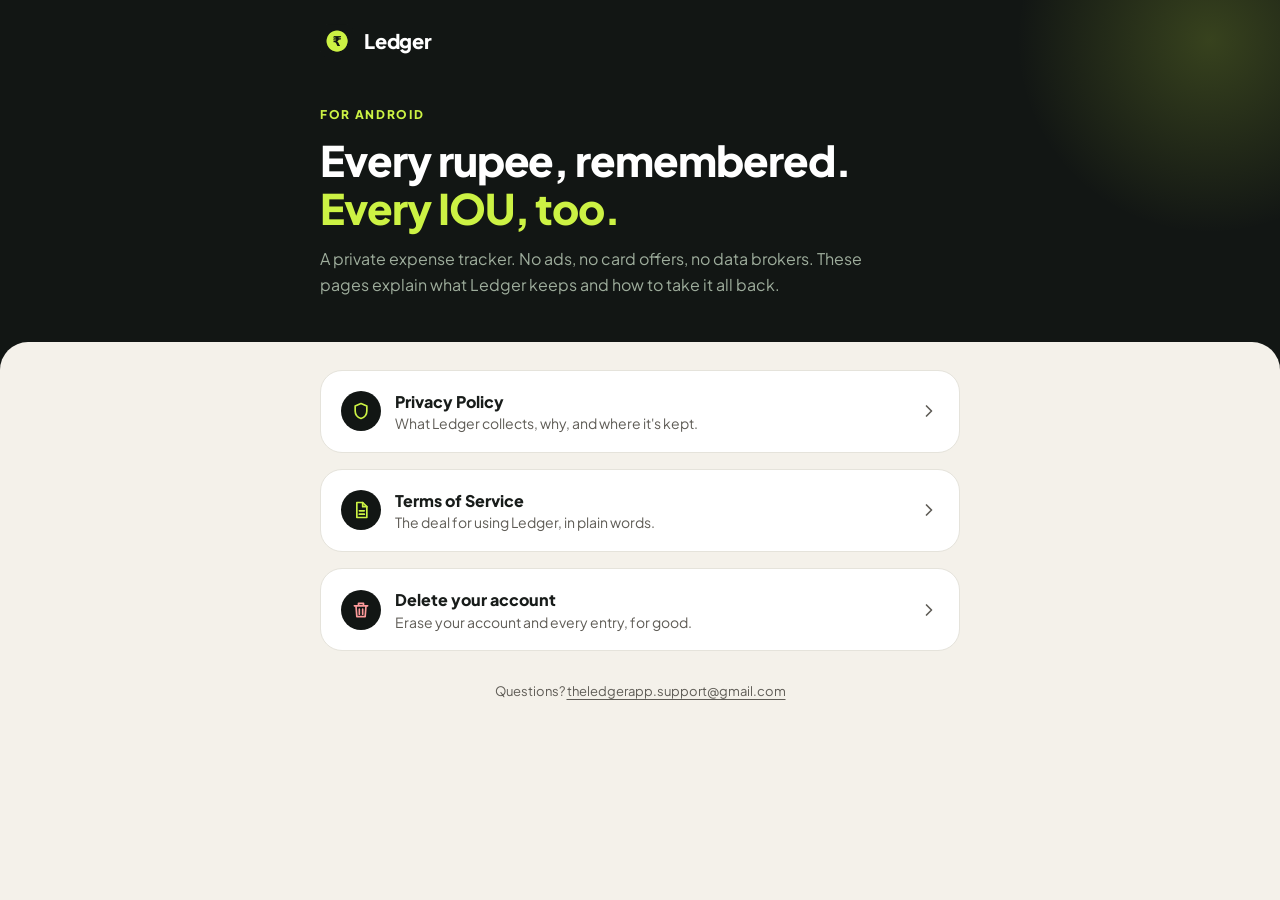
<file: index.html>
<!DOCTYPE html>
<html lang="en">
<head>
<meta charset="utf-8" />
<meta name="viewport" content="width=device-width, initial-scale=1" />
<meta name="color-scheme" content="light" />
<meta name="theme-color" content="#121614" />
<meta name="description" content="Ledger: a private expense tracker for Android. Privacy Policy, Terms, and account deletion." />
<title>Ledger</title>
<link rel="icon" type="image/png" href="./assets/icon.png" />
<link rel="preconnect" href="https://fonts.googleapis.com" />
<link rel="preconnect" href="https://fonts.gstatic.com" crossorigin />
<link href="https://fonts.googleapis.com/css2?family=Plus+Jakarta+Sans:wght@400;500;600;700;800&display=swap" rel="stylesheet" />
<link rel="stylesheet" href="./assets/ledger.css" />
<style>
  .links { list-style: none; padding: 0; margin: 0; display: grid; gap: 10px; }
  .links a {
    display: flex; align-items: center; gap: 14px; padding: 18px 20px; min-height: 72px;
    background: var(--surface); border: 1px solid var(--hairline); border-radius: var(--radius-card);
    color: var(--text); text-decoration: none; transition: border-color .15s;
  }
  .links a:hover { border-color: var(--hairline-strong); }
  .links .icon { width: 40px; height: 40px; border-radius: 50%; background: var(--ink); color: var(--lime); display: grid; place-items: center; flex: none; }
  .links .text { flex: 1; }
  .links .title { display: block; font-weight: 800; font-size: 16px; }
  .links .sub { display: block; color: var(--muted); font-size: 14px; line-height: 1.4; }
  .links .arrow { color: var(--muted); flex: none; }
  .links li.danger .icon { color: #FF9B9B; }
</style>
</head>
<body>
  <div class="hero">
    <div class="wrap">
      <span class="brand"><img src="./assets/icon.png" width="34" height="34" alt="" />Ledger</span>
      <p class="eyebrow">For Android</p>
      <h1 class="display">Every rupee, remembered. <span class="accent">Every IOU, too.</span></h1>
      <p class="hero-lead">A private expense tracker. No ads, no card offers, no data brokers. These pages explain what Ledger keeps and how to take it all back.</p>
    </div>
  </div>

  <main class="sheet">
    <div class="wrap">
      <ul class="links">
        <li>
          <a href="./privacy/">
            <span class="icon" aria-hidden="true"><svg width="20" height="20" viewBox="0 0 24 24" fill="none" stroke="currentColor" stroke-width="2" stroke-linecap="round" stroke-linejoin="round"><path d="M12 3l7 3v6c0 4.5-3 7.7-7 9-4-1.3-7-4.5-7-9V6l7-3z"/></svg></span>
            <span class="text"><span class="title">Privacy Policy</span><span class="sub">What Ledger collects, why, and where it's kept.</span></span>
            <svg class="arrow" width="20" height="20" viewBox="0 0 24 24" fill="none" stroke="currentColor" stroke-width="2" stroke-linecap="round" stroke-linejoin="round" aria-hidden="true"><path d="M9 6l6 6-6 6"/></svg>
          </a>
        </li>
        <li>
          <a href="./terms/">
            <span class="icon" aria-hidden="true"><svg width="20" height="20" viewBox="0 0 24 24" fill="none" stroke="currentColor" stroke-width="2" stroke-linecap="round" stroke-linejoin="round"><path d="M7 3h7l5 5v13H7z"/><path d="M14 3v5h5M10 13h6M10 17h6"/></svg></span>
            <span class="text"><span class="title">Terms of Service</span><span class="sub">The deal for using Ledger, in plain words.</span></span>
            <svg class="arrow" width="20" height="20" viewBox="0 0 24 24" fill="none" stroke="currentColor" stroke-width="2" stroke-linecap="round" stroke-linejoin="round" aria-hidden="true"><path d="M9 6l6 6-6 6"/></svg>
          </a>
        </li>
        <li class="danger">
          <a href="./delete-account/">
            <span class="icon" aria-hidden="true"><svg width="20" height="20" viewBox="0 0 24 24" fill="none" stroke="currentColor" stroke-width="2" stroke-linecap="round" stroke-linejoin="round"><path d="M4 7h16M10 11v6M14 11v6M6 7l1 13h10l1-13M9 7V4h6v3"/></svg></span>
            <span class="text"><span class="title">Delete your account</span><span class="sub">Erase your account and every entry, for good.</span></span>
            <svg class="arrow" width="20" height="20" viewBox="0 0 24 24" fill="none" stroke="currentColor" stroke-width="2" stroke-linecap="round" stroke-linejoin="round" aria-hidden="true"><path d="M9 6l6 6-6 6"/></svg>
          </a>
        </li>
      </ul>
      <footer class="foot">Questions? <a href="mailto:theledgerapp.support@gmail.com">theledgerapp.support@gmail.com</a></footer>
    </div>
  </main>
</body>
</html>
</file>
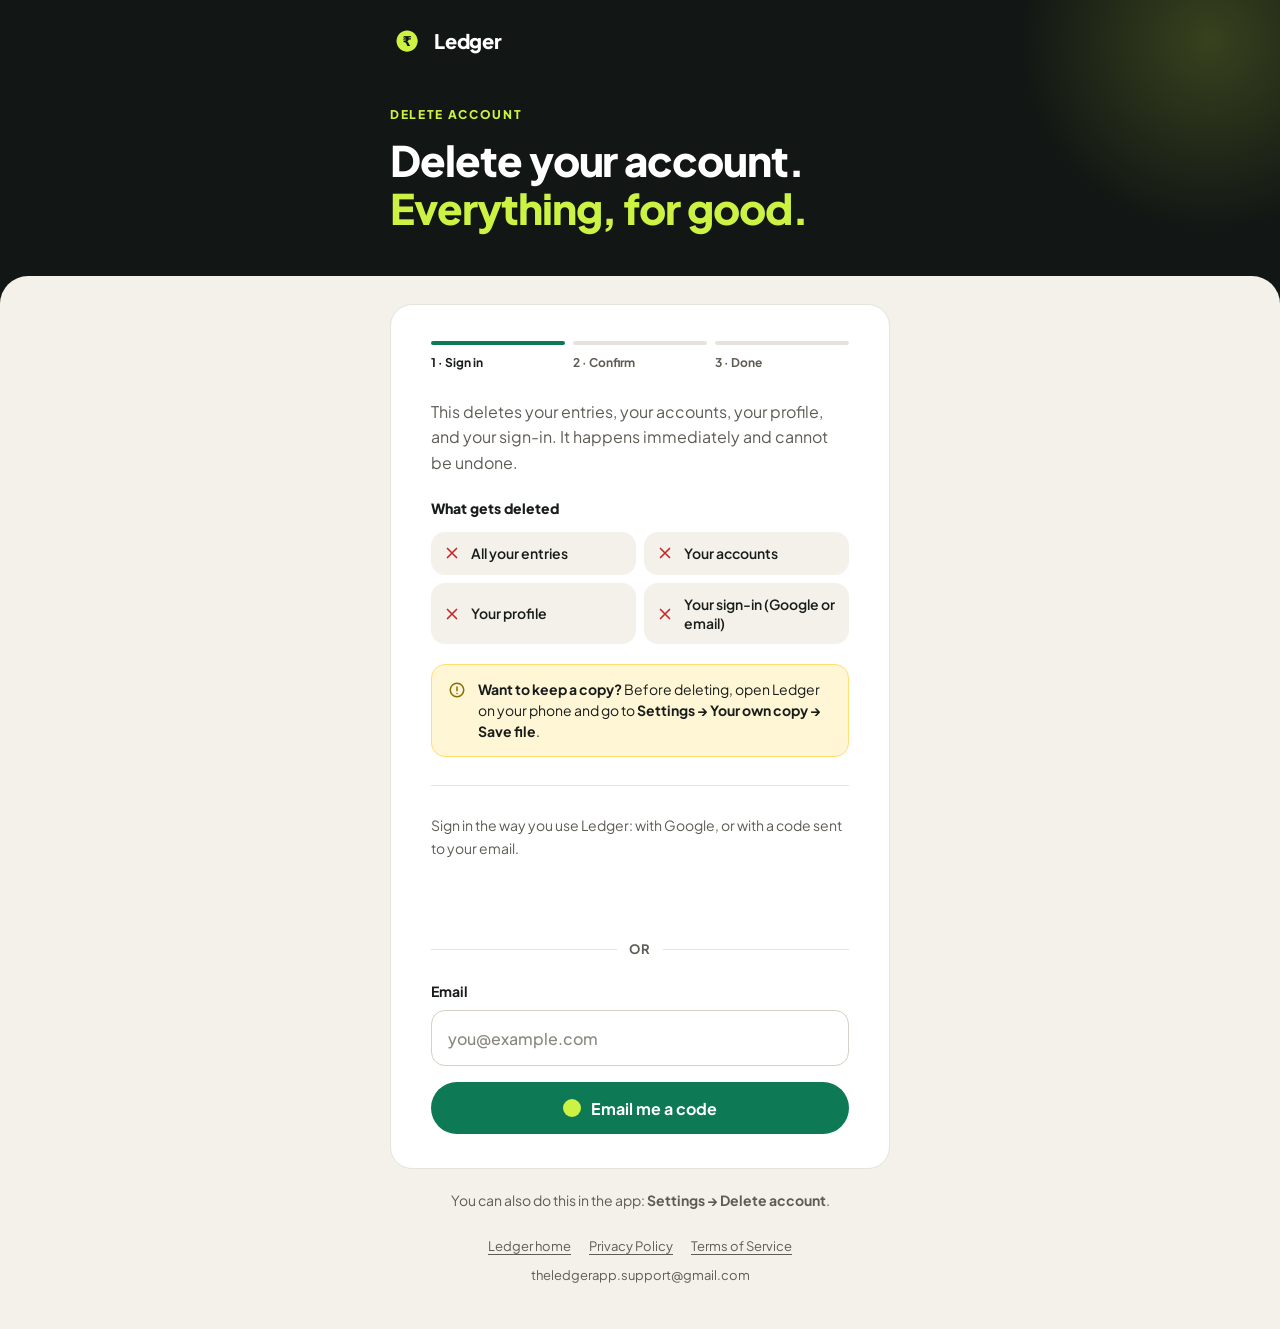
<file: delete-account/index.html>
<!DOCTYPE html>
<html lang="en">
<head>
<meta charset="utf-8" />
<meta name="viewport" content="width=device-width, initial-scale=1" />
<meta name="color-scheme" content="light" />
<meta name="description" content="Permanently delete your Ledger account and everything stored with it." />
<title>Delete your Ledger account</title>
<link rel="icon" type="image/png" href="../assets/icon.png" />
<link rel="preconnect" href="https://fonts.googleapis.com" />
<link rel="preconnect" href="https://fonts.gstatic.com" crossorigin />
<meta name="theme-color" content="#121614" />
<link href="https://fonts.googleapis.com/css2?family=Plus+Jakarta+Sans:wght@400;500;600;700;800&display=swap" rel="stylesheet" />
<link rel="stylesheet" href="../assets/ledger.css" />
<script src="https://accounts.google.com/gsi/client" async defer></script>
<style>
  /* Only what this page adds to ../assets/ledger.css. */
  .card { padding-bottom: 26px; }
  @media (min-width: 560px) { .card { padding-bottom: 34px; } }
  .card h2.step-title { font-size: 24px; line-height: 1.2; margin: 0 0 8px; letter-spacing: -0.02em; }
  .lead { color: var(--muted); margin: 0 0 22px; }

  /* Step indicator */
  .steps { display: flex; gap: 8px; list-style: none; padding: 0; margin: 0 0 26px; }
  .steps li { flex: 1; font-size: 12px; font-weight: 700; color: var(--muted); margin: 0; }
  .steps li::before { content: ""; display: block; height: 4px; border-radius: 4px; background: var(--hairline); margin-bottom: 8px; transition: background .2s; }
  .steps li.active { color: var(--text); }
  .steps li.active::before { background: var(--forest); }
  .steps li.passed::before { background: var(--forest); opacity: .45; }

  /* What gets deleted */
  .section-title { font-size: 14px; font-weight: 800; margin: 0 0 12px; }
  .deleted { list-style: none; padding: 0; margin: 0 0 20px; display: grid; grid-template-columns: 1fr 1fr; gap: 8px; }
  .deleted li { display: flex; align-items: center; gap: 10px; background: var(--canvas); border-radius: var(--radius-input); padding: 12px; font-size: 14px; font-weight: 600; margin: 0; line-height: 1.35; }
  .deleted svg { flex: none; color: var(--coral); }

  .banner { display: flex; gap: 12px; border-radius: var(--radius-input); padding: 14px 16px; font-size: 14px; margin: 0 0 24px; line-height: 1.5; }
  .banner svg { flex: none; margin-top: 2px; }
  .banner.warn { background: var(--amber-soft); border: 1px solid var(--amber); }
  .banner.error { background: var(--coral-soft); color: var(--coral); border: 1px solid #F3C7C3; margin: 16px 0 0; }

  .hint { color: var(--muted); font-size: 14px; margin: 0 0 16px; }
  #g_id_signin { min-height: 44px; display: flex; justify-content: center; }
  .or { display: flex; align-items: center; gap: 12px; color: var(--muted); font-size: 13px; font-weight: 700; margin: 20px 0; text-transform: uppercase; letter-spacing: .08em; }
  .or::before, .or::after { content: ""; flex: 1; height: 1px; background: var(--hairline); }
  .actions { display: flex; flex-direction: column; gap: 8px; margin-top: 16px; }

  /* Confirm step */
  .who { display: flex; align-items: center; justify-content: space-between; gap: 12px; background: var(--mint); color: var(--mint-ink); border-radius: var(--radius-input); padding: 12px 16px; margin: 0 0 20px; font-size: 14px; }
  .who strong { word-break: break-all; }
  .link-btn { background: none; border: 0; padding: 4px 0; font: inherit; font-size: 14px; font-weight: 700; color: var(--forest); cursor: pointer; text-decoration: underline; text-underline-offset: 3px; white-space: nowrap; }
  #confirm-input { letter-spacing: .1em; font-weight: 700; }

  .spinner { width: 18px; height: 18px; border: 2.5px solid rgba(255,255,255,.4); border-top-color: #fff; border-radius: 50%; animation: spin .8s linear infinite; }
  @keyframes spin { to { transform: rotate(360deg); } }

  /* Done step */
  .done { text-align: center; padding: 8px 0; }
  .done-icon { width: 64px; height: 64px; border-radius: 50%; background: var(--ink); display: grid; place-items: center; margin: 0 auto 20px; }
  .done h2 { font-size: 22px; line-height: 1.3; margin: 0 0 8px; }
  .done p { color: var(--muted); margin: 0 0 8px; }

  .alt { font-size: 14px; color: var(--muted); text-align: center; margin: 20px 0 0; }
</style>
</head>
<body>
  <div class="hero">
    <div class="wrap narrow">
      <a class="brand" href="https://dumbopanda.github.io/Ledger-Pages/"><img src="../assets/icon.png" width="34" height="34" alt="" />Ledger</a>
      <p class="eyebrow">Delete account</p>
      <h1 class="display" id="title">Delete your account. <span class="accent">Everything, for good.</span></h1>
    </div>
  </div>

  <main class="sheet">
    <div class="wrap narrow">
    <div class="card">
      <ol class="steps" aria-label="Progress">
        <li id="step-1" class="active" aria-current="step">1 · Sign in</li>
        <li id="step-2">2 · Confirm</li>
        <li id="step-3">3 · Done</li>
      </ol>

      <!-- Step 1 -->
      <section id="sign-in-section" aria-labelledby="title">
        <p class="lead">This deletes your entries, your accounts, your profile, and your sign-in. It happens immediately and cannot be undone.</p>

        <p class="section-title">What gets deleted</p>
        <ul class="deleted">
          <li><svg width="18" height="18" viewBox="0 0 24 24" fill="none" stroke="currentColor" stroke-width="2.2" stroke-linecap="round" aria-hidden="true"><path d="M6 6l12 12M18 6L6 18"/></svg>All your entries</li>
          <li><svg width="18" height="18" viewBox="0 0 24 24" fill="none" stroke="currentColor" stroke-width="2.2" stroke-linecap="round" aria-hidden="true"><path d="M6 6l12 12M18 6L6 18"/></svg>Your accounts</li>
          <li><svg width="18" height="18" viewBox="0 0 24 24" fill="none" stroke="currentColor" stroke-width="2.2" stroke-linecap="round" aria-hidden="true"><path d="M6 6l12 12M18 6L6 18"/></svg>Your profile</li>
          <li><svg width="18" height="18" viewBox="0 0 24 24" fill="none" stroke="currentColor" stroke-width="2.2" stroke-linecap="round" aria-hidden="true"><path d="M6 6l12 12M18 6L6 18"/></svg>Your sign-in (Google or email)</li>
        </ul>

        <div class="banner warn" role="note">
          <svg width="18" height="18" viewBox="0 0 24 24" fill="none" stroke="#8A6D00" stroke-width="2" stroke-linecap="round" stroke-linejoin="round" aria-hidden="true"><circle cx="12" cy="12" r="9"/><path d="M12 8v5M12 16.5v.01"/></svg>
          <span><strong>Want to keep a copy?</strong> Before deleting, open Ledger on your phone and go to <strong>Settings → Your own copy → Save file</strong>.</span>
        </div>

        <hr class="divider" />
        <p class="hint">Sign in the way you use Ledger: with Google, or with a code sent to your email.</p>
        <div id="g_id_signin"></div>
        <p class="or">or</p>
        <div id="email-step">
          <label for="email-input">Email</label>
          <input id="email-input" type="email" autocomplete="email" placeholder="you@example.com" />
          <div class="actions"><button type="button" class="pill primary" id="send-code">Email me a code</button></div>
        </div>
        <div id="code-step" hidden>
          <label for="code-input">6-digit code sent to <strong id="code-email"></strong></label>
          <input id="code-input" type="text" inputmode="numeric" autocomplete="one-time-code" maxlength="6" placeholder="123456" />
          <div class="actions">
            <button type="button" class="pill primary" id="verify-code">Continue</button>
            <button type="button" class="pill ghost" id="change-email">Use a different email</button>
          </div>
        </div>
      </section>

      <!-- Step 2 -->
      <section id="confirm-section" aria-labelledby="confirm-title" hidden>
        <h2 class="step-title" id="confirm-title">Type DELETE to confirm</h2>
        <p class="lead">This is the last step. It cannot be undone.</p>

        <div class="who">
          <span>Signed in as <strong id="signed-in-email"></strong></span>
          <button type="button" class="link-btn" id="switch-account">Not you?</button>
        </div>

        <label for="confirm-input">Type <strong>DELETE</strong> below</label>
        <input id="confirm-input" type="text" autocomplete="off" autocapitalize="characters" spellcheck="false" placeholder="DELETE" />

        <div class="actions">
          <button type="button" class="pill danger" id="delete-button" disabled>Delete forever</button>
          <button type="button" class="pill ghost" id="cancel-button">Cancel</button>
        </div>
      </section>

      <!-- Step 3 -->
      <section id="done-section" class="done" hidden>
        <div class="done-icon" aria-hidden="true">
          <svg width="30" height="30" viewBox="0 0 24 24" fill="none" stroke="#CCF244" stroke-width="2.6" stroke-linecap="round" stroke-linejoin="round"><path d="M5 12.5l4.5 4.5L19 7.5"/></svg>
        </div>
        <h2>Your account has been deleted</h2>
        <p>Everything stored with your account is gone.</p>
        <p>If Ledger is still installed on a phone, uninstall it to remove the copy saved on that phone.</p>
      </section>

      <div id="status" class="banner error" role="alert" hidden></div>
    </div>

    <p class="alt" id="alt-hint">You can also do this in the app: <strong>Settings → Delete account</strong>.</p>
    <footer class="foot">
      <nav><a href="../">Ledger home</a><a href="../privacy/">Privacy Policy</a><a href="../terms/">Terms of Service</a></nav>
      theledgerapp.support@gmail.com
    </footer>
    </div>
  </main>

<script type="module">
  import { createClient } from "https://esm.sh/@supabase/supabase-js@2";

  // Same values the Android app ships with in its BuildConfig -- public by design
  // (row-level security protects the data; the Google client ID only names the app).
  const SUPABASE_URL = "https://objcwocrbflwywckltbe.supabase.co";
  const SUPABASE_ANON_KEY = "sb_publishable_aJLulClSY3s0QyD6E8QEVg_I79ae8bn";
  const GOOGLE_CLIENT_ID = "141141696760-mq9uhebnj33uiddj1puevvdnigcuvg43.apps.googleusercontent.com";

  // Session lives in memory only -- nothing is left behind in this browser.
  const supabase = createClient(SUPABASE_URL, SUPABASE_ANON_KEY, {
    auth: { persistSession: false, autoRefreshToken: false, detectSessionInUrl: false },
  });

  const $ = (id) => document.getElementById(id);
  const sections = { 1: $("sign-in-section"), 2: $("confirm-section"), 3: $("done-section") };
  const confirmInput = $("confirm-input");
  const deleteButton = $("delete-button");
  const statusEl = $("status");

  let accessToken = null;
  let rawNonce = null;

  function goTo(step) {
    for (const [n, el] of Object.entries(sections)) el.hidden = Number(n) !== step;
    for (let n = 1; n <= 3; n++) {
      const li = $("step-" + n);
      li.classList.toggle("active", n === step);
      li.classList.toggle("passed", n < step);
      if (n === step) li.setAttribute("aria-current", "step"); else li.removeAttribute("aria-current");
    }
    $("alt-hint").hidden = step === 3;
    setError("");
  }

  function setError(message) {
    statusEl.textContent = message;
    statusEl.hidden = !message;
  }

  function setDeleting(on) {
    deleteButton.disabled = on || confirmInput.value.trim() !== "DELETE";
    deleteButton.innerHTML = on ? '<span class="spinner" aria-hidden="true"></span>Deleting…' : "Delete forever";
    $("cancel-button").disabled = on;
    $("switch-account").disabled = on;
    confirmInput.disabled = on;
  }

  async function sha256Hex(value) {
    const digest = await crypto.subtle.digest("SHA-256", new TextEncoder().encode(value));
    return Array.from(new Uint8Array(digest)).map((b) => b.toString(16).padStart(2, "0")).join("");
  }

  async function handleCredentialResponse(response) {
    setError("");
    try {
      const { data, error } = await supabase.auth.signInWithIdToken({
        provider: "google",
        token: response.credential,
        nonce: rawNonce,
      });
      if (error) throw error;
      accessToken = data.session.access_token;
      $("signed-in-email").textContent = data.user.email || "your account";
      confirmInput.value = "";
      setDeleting(false);
      goTo(2);
      confirmInput.focus();
    } catch (err) {
      setError("Couldn't sign you in: " + err.message);
    }
  }

  async function initGoogle() {
    rawNonce = crypto.randomUUID();
    google.accounts.id.initialize({
      client_id: GOOGLE_CLIENT_ID,
      nonce: await sha256Hex(rawNonce),
      callback: handleCredentialResponse,
    });
    const container = $("g_id_signin");
    container.innerHTML = "";
    google.accounts.id.renderButton(container, {
      theme: "outline",
      size: "large",
      shape: "pill",
      text: "continue_with",
      width: Math.min(container.offsetWidth || 320, 400),
    });
  }

  async function backToSignIn() {
    accessToken = null;
    await supabase.auth.signOut().catch(() => {});
    google.accounts.id.disableAutoSelect();
    goTo(1);
    await initGoogle();
  }

  confirmInput.addEventListener("input", () => {
    deleteButton.disabled = confirmInput.value.trim() !== "DELETE";
  });
  confirmInput.addEventListener("keydown", (e) => {
    if (e.key === "Enter" && !deleteButton.disabled) deleteButton.click();
  });

  $("switch-account").addEventListener("click", backToSignIn);
  $("cancel-button").addEventListener("click", backToSignIn);

  deleteButton.addEventListener("click", async () => {
    setDeleting(true);
    setError("");
    try {
      const response = await fetch(SUPABASE_URL + "/functions/v1/delete-account", {
        method: "POST",
        headers: { Authorization: "Bearer " + accessToken },
      });
      const body = await response.json().catch(() => ({}));
      if (!response.ok) throw new Error(body.error || "The server refused the request");
      accessToken = null;
      goTo(3);
    } catch (err) {
      setDeleting(false);
      setError("Couldn't delete your account: " + err.message);
    }
  });

  // Email sign-in: the same 6-digit code the app uses (email-otp Edge Function).
  const OTP_URL = SUPABASE_URL + "/functions/v1/email-otp";
  const OTP_ERRORS = {
    invalid_email: "Enter a valid email address.",
    cooldown: "A code was sent a moment ago. Wait a couple of minutes, then try again.",
    too_many: "Too many codes requested. Try again later.",
    email_unavailable: "Couldn't send the email right now. Try again in a moment.",
    expired: "That code has expired. Ask for a new one.",
    locked: "Too many wrong tries. Ask for a new code.",
    no_code: "That code no longer works. Ask for a new one.",
  };
  let codeEmail = "";

  async function otp(body) {
    const res = await fetch(OTP_URL, {
      method: "POST",
      headers: { "Content-Type": "application/json", apikey: SUPABASE_ANON_KEY, Authorization: "Bearer " + SUPABASE_ANON_KEY },
      body: JSON.stringify(body),
    });
    return { ok: res.ok, data: await res.json().catch(() => ({})) };
  }

  function showCodeStep(on) {
    $("email-step").hidden = on;
    $("code-step").hidden = !on;
    if (on) { $("code-email").textContent = codeEmail; $("code-input").value = ""; $("code-input").focus(); }
  }

  $("send-code").addEventListener("click", async () => {
    setError("");
    codeEmail = $("email-input").value.trim().toLowerCase();
    const button = $("send-code");
    button.disabled = true;
    try {
      const { ok, data } = await otp({ action: "send", email: codeEmail });
      if (ok) showCodeStep(true);
      else setError(OTP_ERRORS[data.error] || "Couldn't send a code. Try again.");
    } catch {
      setError("Couldn't reach the server. Check your connection and try again.");
    } finally {
      button.disabled = false;
    }
  });

  $("verify-code").addEventListener("click", async () => {
    setError("");
    const code = $("code-input").value.replace(/\D/g, "");
    if (code.length !== 6) { setError("Enter the 6-digit code from the email."); return; }
    const button = $("verify-code");
    button.disabled = true;
    try {
      const { ok, data } = await otp({ action: "verify", email: codeEmail, code });
      if (!ok) {
        const left = data.attempts_left;
        setError(data.error === "wrong_code" && left != null
          ? `That's not it. ${left} ${left === 1 ? "try" : "tries"} left.`
          : OTP_ERRORS[data.error] || "Couldn't check that code. Try again.");
        return;
      }
      accessToken = data.access_token;
      $("signed-in-email").textContent = data.user?.email || codeEmail;
      confirmInput.value = "";
      setDeleting(false);
      goTo(2);
      confirmInput.focus();
    } catch {
      setError("Couldn't reach the server. Check your connection and try again.");
    } finally {
      button.disabled = false;
    }
  });

  $("code-input").addEventListener("keydown", (e) => { if (e.key === "Enter") $("verify-code").click(); });
  $("email-input").addEventListener("keydown", (e) => { if (e.key === "Enter") $("send-code").click(); });
  $("change-email").addEventListener("click", () => { setError(""); showCodeStep(false); });
  $("switch-account").addEventListener("click", () => showCodeStep(false));
  $("cancel-button").addEventListener("click", () => showCodeStep(false));

  window.addEventListener("load", initGoogle);
</script>
</body>
</html>
</file>
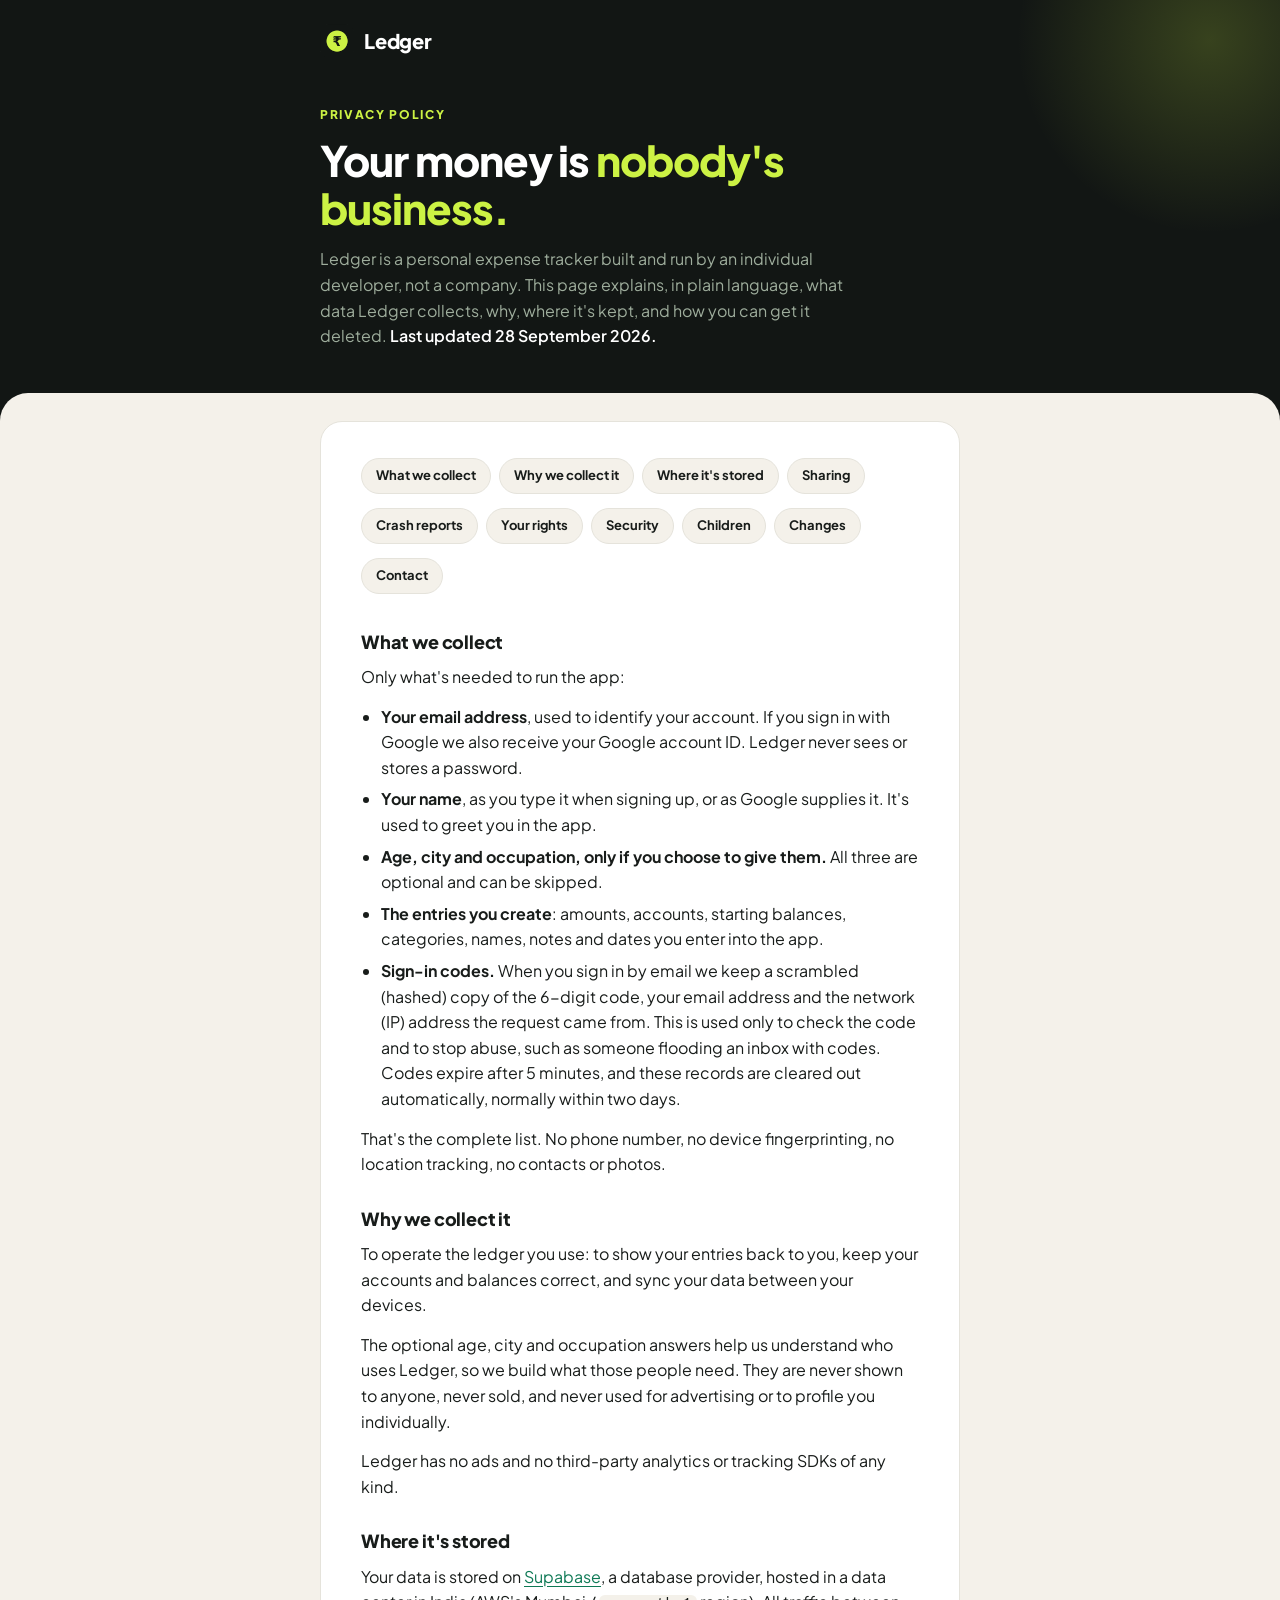
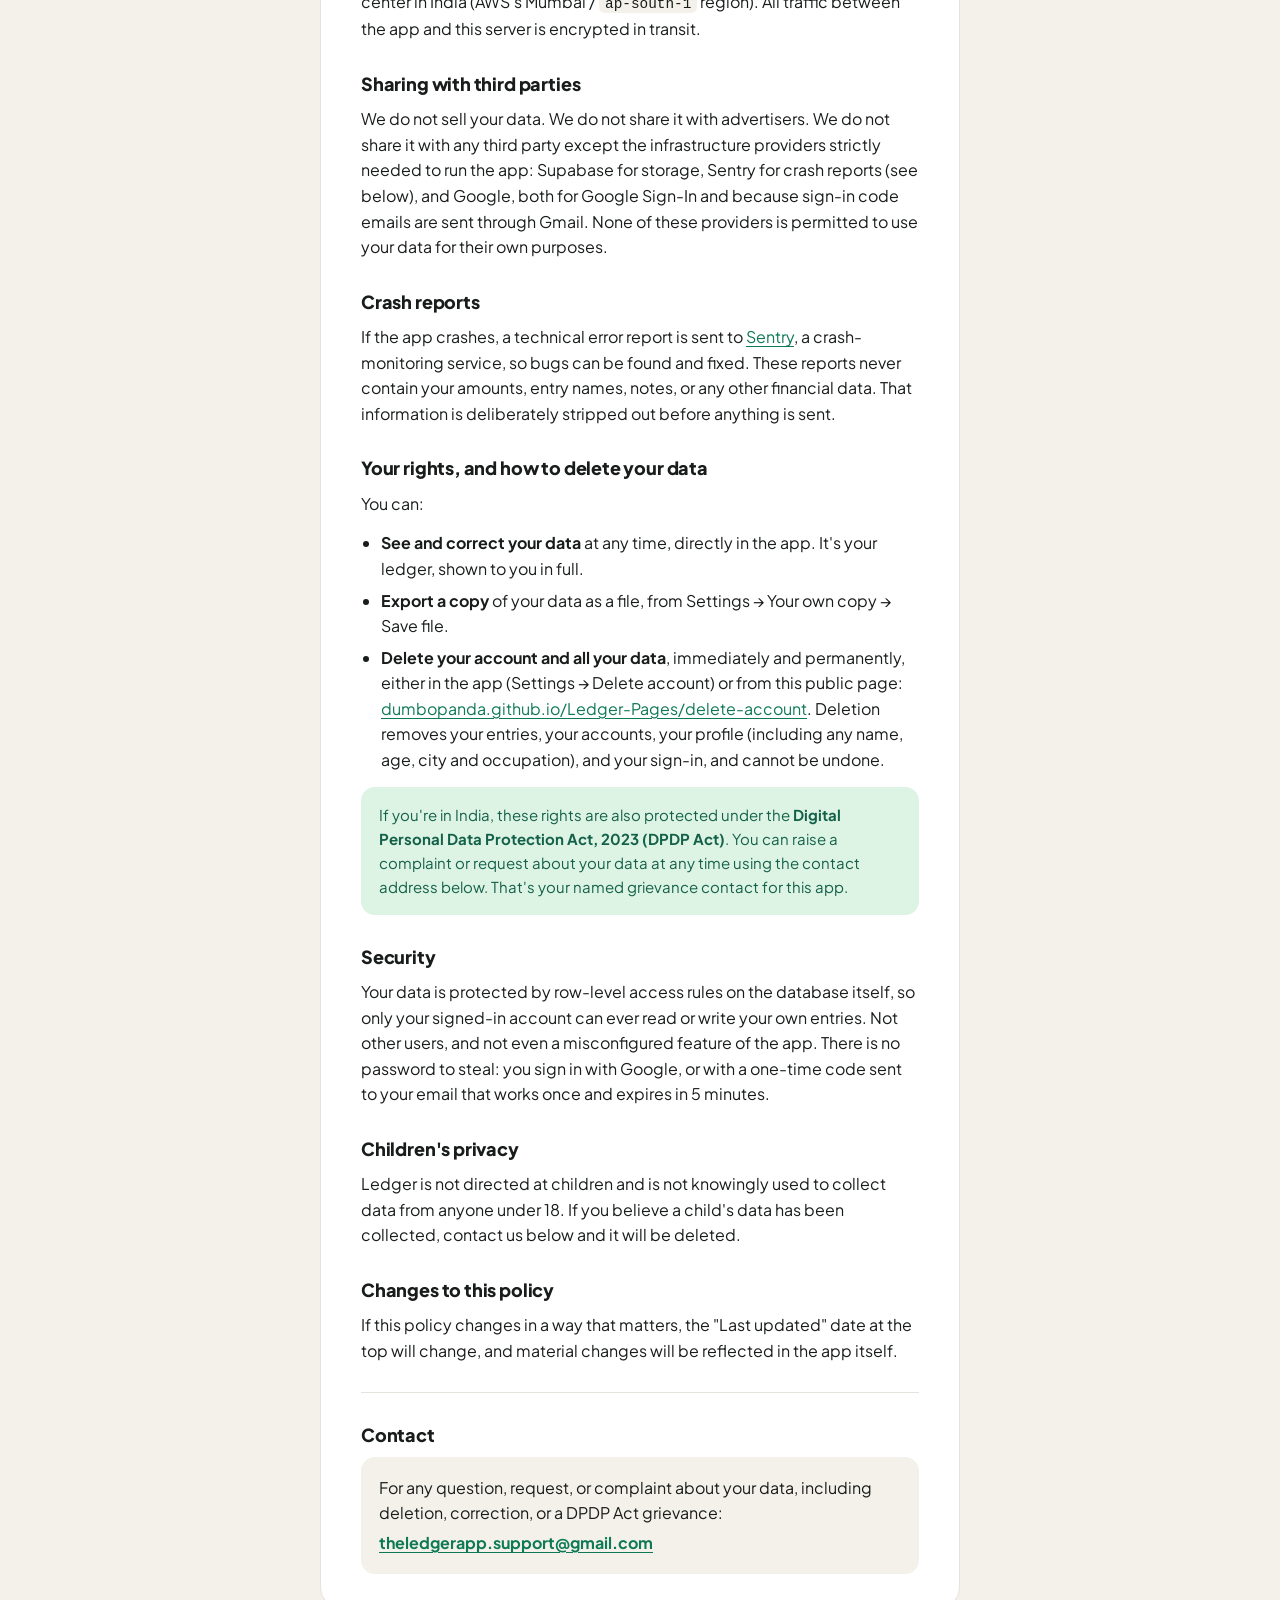
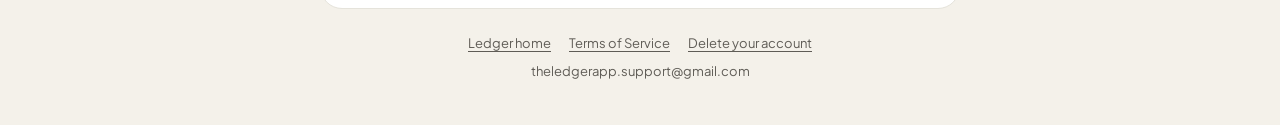
<file: privacy/index.html>
<!DOCTYPE html>
<html lang="en">
<head>
<meta charset="utf-8" />
<meta name="viewport" content="width=device-width, initial-scale=1" />
<meta name="color-scheme" content="light" />
<meta name="description" content="How Ledger collects, uses, stores and deletes your data." />
<title>Privacy Policy · Ledger</title>
<link rel="icon" type="image/png" href="../assets/icon.png" />
<link rel="preconnect" href="https://fonts.googleapis.com" />
<link rel="preconnect" href="https://fonts.gstatic.com" crossorigin />
<meta name="theme-color" content="#121614" />
<link href="https://fonts.googleapis.com/css2?family=Plus+Jakarta+Sans:wght@400;500;600;700;800&display=swap" rel="stylesheet" />
<link rel="stylesheet" href="../assets/ledger.css" />
</head>
<body>
  <div class="hero">
    <div class="wrap">
      <a class="brand" href="https://dumbopanda.github.io/Ledger-Pages/"><img src="../assets/icon.png" width="34" height="34" alt="" />Ledger</a>
      <p class="eyebrow">Privacy Policy</p>
      <h1 class="display">Your money is <span class="accent">nobody's business.</span></h1>
      <p class="hero-lead">Ledger is a personal expense tracker built and run by an individual developer, not a company. This page explains, in plain language, what data Ledger collects, why, where it's kept, and how you can get it deleted. <strong>Last updated 28 September 2026.</strong></p>
    </div>
  </div>

  <main class="sheet">
    <div class="wrap">
    <div class="card">

      <ul class="toc">
        <li><a href="#collect">What we collect</a></li>
        <li><a href="#why">Why we collect it</a></li>
        <li><a href="#store">Where it's stored</a></li>
        <li><a href="#share">Sharing</a></li>
        <li><a href="#crash">Crash reports</a></li>
        <li><a href="#rights">Your rights</a></li>
        <li><a href="#security">Security</a></li>
        <li><a href="#children">Children</a></li>
        <li><a href="#changes">Changes</a></li>
        <li><a href="#contact">Contact</a></li>
      </ul>

      <h2 id="collect">What we collect</h2>
      <p>Only what's needed to run the app:</p>
      <ul>
        <li><strong>Your email address</strong>, used to identify your account. If you sign in with Google we also receive your Google account ID. Ledger never sees or stores a password.</li>
        <li><strong>Your name</strong>, as you type it when signing up, or as Google supplies it. It's used to greet you in the app.</li>
        <li><strong>Age, city and occupation, only if you choose to give them.</strong> All three are optional and can be skipped.</li>
        <li><strong>The entries you create</strong>: amounts, accounts, starting balances, categories, names, notes and dates you enter into the app.</li>
        <li><strong>Sign-in codes.</strong> When you sign in by email we keep a scrambled (hashed) copy of the 6-digit code, your email address and the network (IP) address the request came from. This is used only to check the code and to stop abuse, such as someone flooding an inbox with codes. Codes expire after 5 minutes, and these records are cleared out automatically, normally within two days.</li>
      </ul>
      <p>That's the complete list. No phone number, no device fingerprinting, no location tracking, no contacts or photos.</p>

      <h2 id="why">Why we collect it</h2>
      <p>To operate the ledger you use: to show your entries back to you, keep your accounts and balances correct, and sync your data between your devices.</p>
      <p>The optional age, city and occupation answers help us understand who uses Ledger, so we build what those people need. They are never shown to anyone, never sold, and never used for advertising or to profile you individually.</p>
      <p>Ledger has no ads and no third-party analytics or tracking SDKs of any kind.</p>

      <h2 id="store">Where it's stored</h2>
      <p>Your data is stored on <a href="https://supabase.com" target="_blank" rel="noopener">Supabase</a>, a database provider, hosted in a data center in India (AWS's Mumbai / <code>ap-south-1</code> region). All traffic between the app and this server is encrypted in transit.</p>

      <h2 id="share">Sharing with third parties</h2>
      <p>We do not sell your data. We do not share it with advertisers. We do not share it with any third party except the infrastructure providers strictly needed to run the app: Supabase for storage, Sentry for crash reports (see below), and Google, both for Google Sign-In and because sign-in code emails are sent through Gmail. None of these providers is permitted to use your data for their own purposes.</p>

      <h2 id="crash">Crash reports</h2>
      <p>If the app crashes, a technical error report is sent to <a href="https://sentry.io" target="_blank" rel="noopener">Sentry</a>, a crash-monitoring service, so bugs can be found and fixed. These reports never contain your amounts, entry names, notes, or any other financial data. That information is deliberately stripped out before anything is sent.</p>

      <h2 id="rights">Your rights, and how to delete your data</h2>
      <p>You can:</p>
      <ul>
        <li><strong>See and correct your data</strong> at any time, directly in the app. It's your ledger, shown to you in full.</li>
        <li><strong>Export a copy</strong> of your data as a file, from Settings → Your own copy → Save file.</li>
        <li><strong>Delete your account and all your data</strong>, immediately and permanently, either in the app (Settings → Delete account) or from this public page: <a href="https://dumbopanda.github.io/Ledger-Pages/delete-account/">dumbopanda.github.io/Ledger-Pages/delete-account</a>. Deletion removes your entries, your accounts, your profile (including any name, age, city and occupation), and your sign-in, and cannot be undone.</li>
      </ul>
      <div class="callout">If you're in India, these rights are also protected under the <strong>Digital Personal Data Protection Act, 2023 (DPDP Act)</strong>. You can raise a complaint or request about your data at any time using the contact address below. That's your named grievance contact for this app.</div>

      <h2 id="security">Security</h2>
      <p>Your data is protected by row-level access rules on the database itself, so only your signed-in account can ever read or write your own entries. Not other users, and not even a misconfigured feature of the app. There is no password to steal: you sign in with Google, or with a one-time code sent to your email that works once and expires in 5 minutes.</p>

      <h2 id="children">Children's privacy</h2>
      <p>Ledger is not directed at children and is not knowingly used to collect data from anyone under 18. If you believe a child's data has been collected, contact us below and it will be deleted.</p>

      <h2 id="changes">Changes to this policy</h2>
      <p>If this policy changes in a way that matters, the "Last updated" date at the top will change, and material changes will be reflected in the app itself.</p>

      <hr class="divider" />

      <h2 id="contact">Contact</h2>
      <div class="contact">
        <p style="margin-bottom:4px">For any question, request, or complaint about your data, including deletion, correction, or a DPDP Act grievance:</p>
        <p style="margin-bottom:0"><strong><a href="mailto:theledgerapp.support@gmail.com">theledgerapp.support@gmail.com</a></strong></p>
      </div>

    </div>
    <footer class="foot">
      <nav><a href="../">Ledger home</a><a href="../terms/">Terms of Service</a><a href="../delete-account/">Delete your account</a></nav>
      theledgerapp.support@gmail.com
    </footer>
    </div>
  </main>
</body>
</html>
</file>
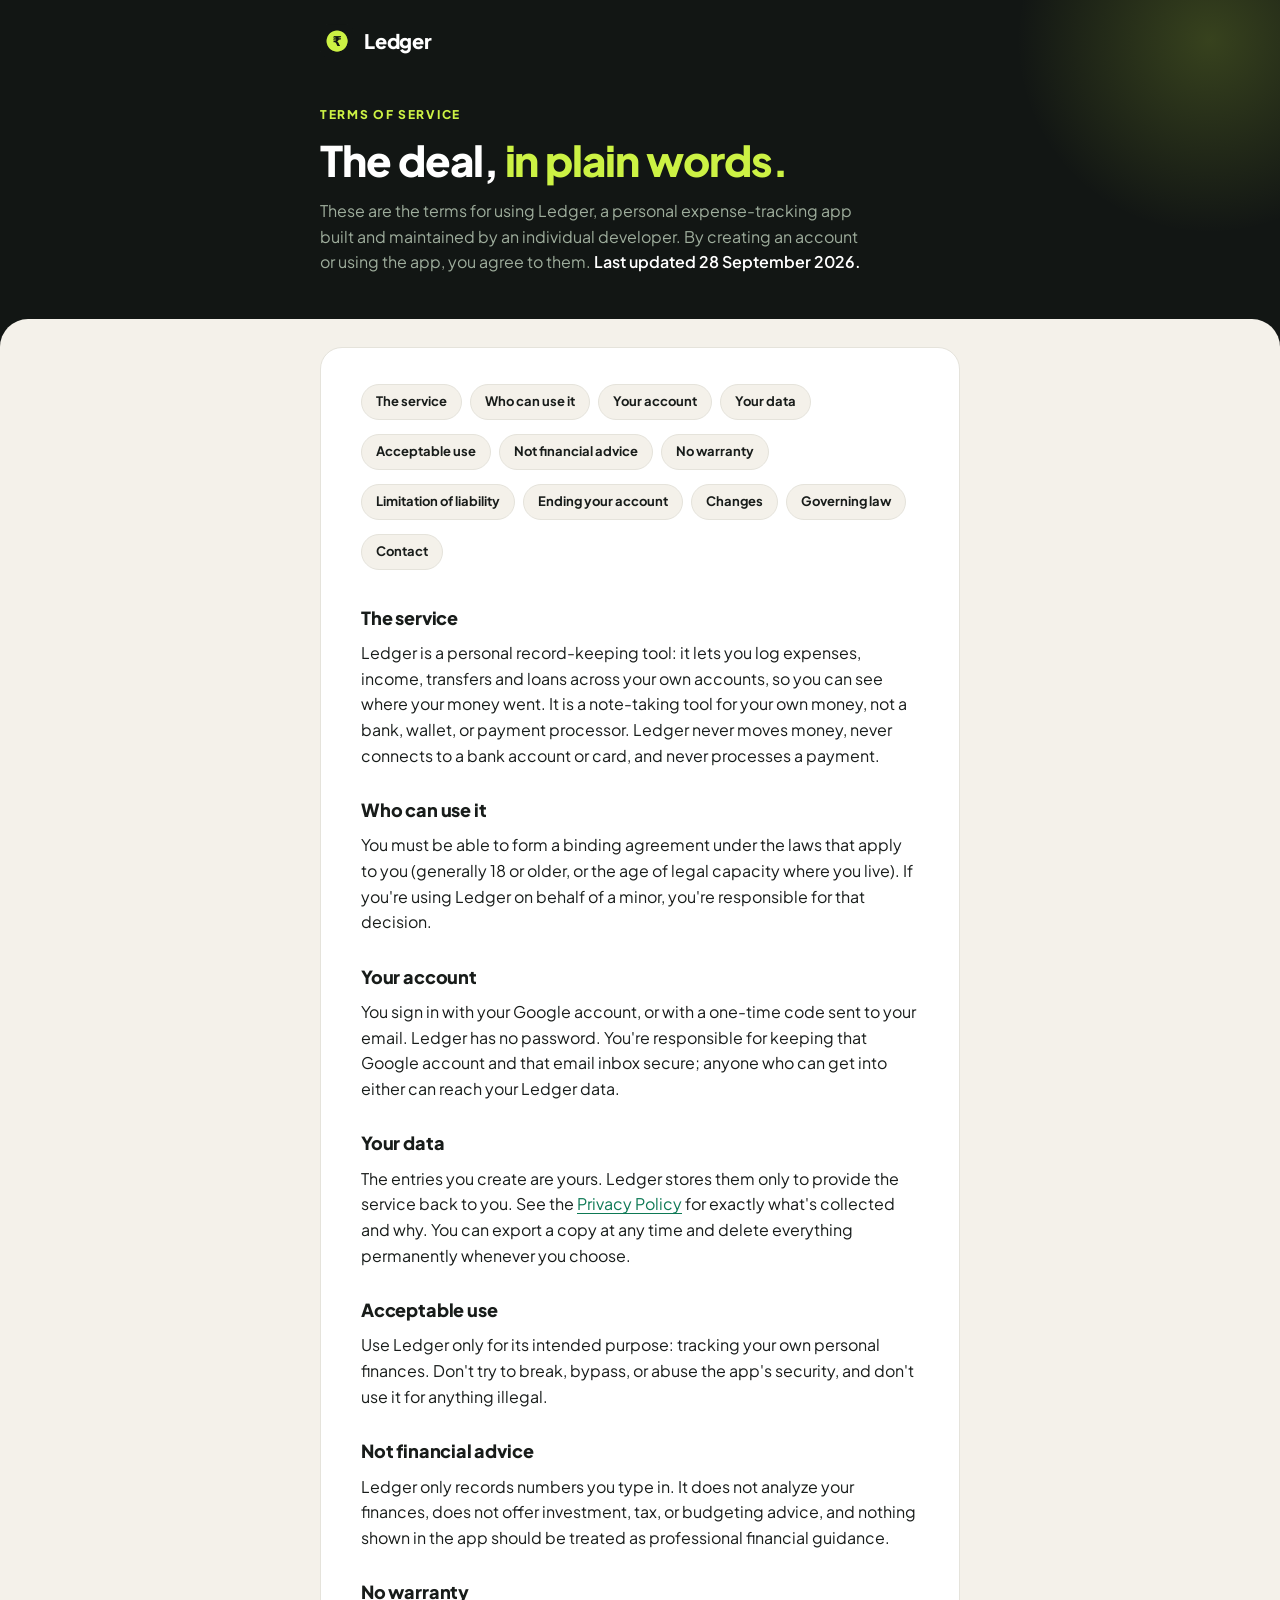
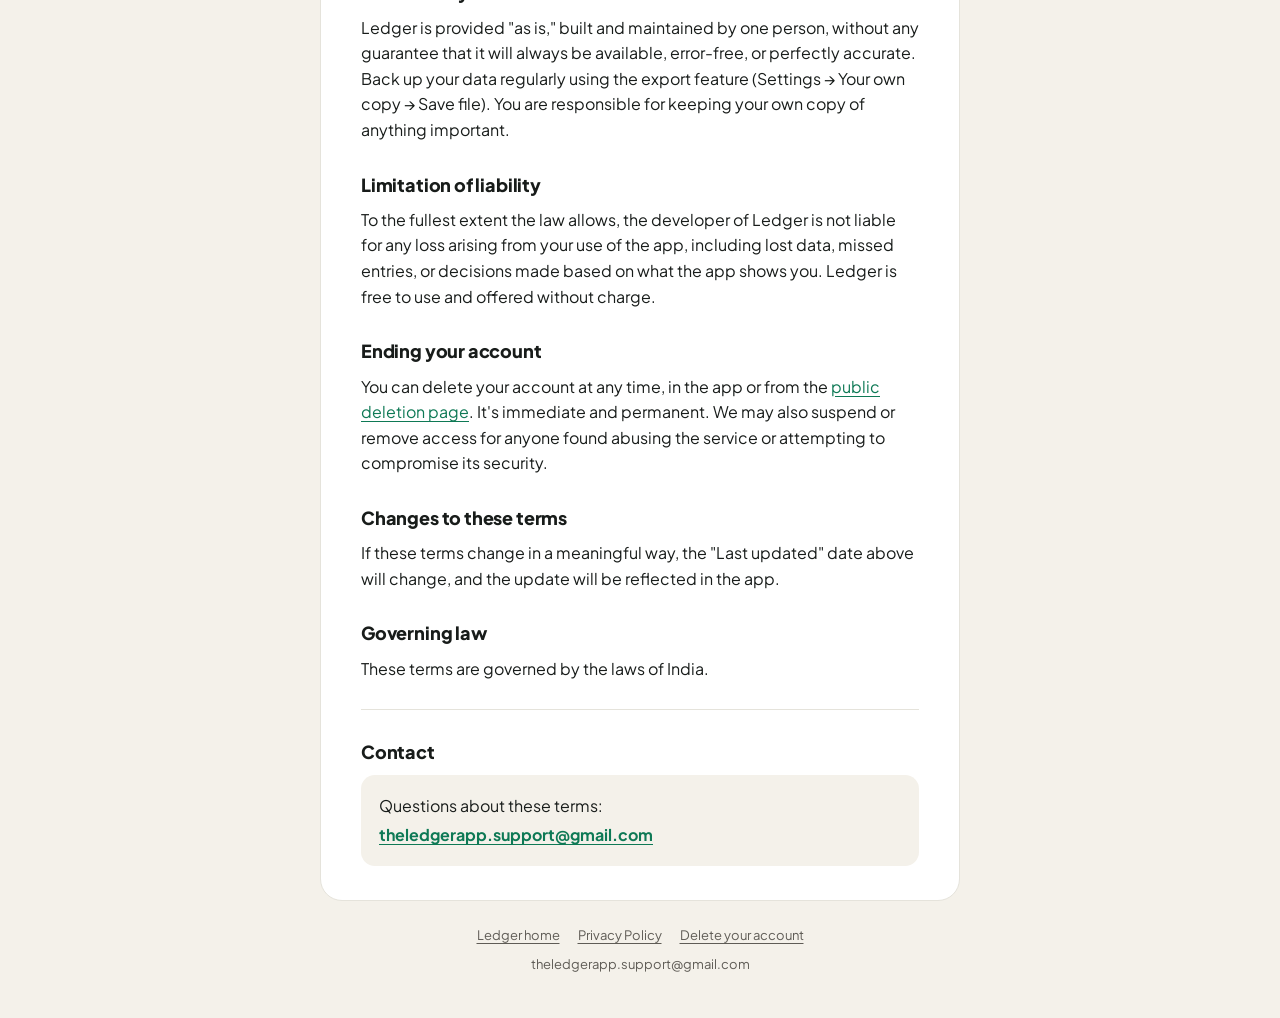
<file: terms/index.html>
<!DOCTYPE html>
<html lang="en">
<head>
<meta charset="utf-8" />
<meta name="viewport" content="width=device-width, initial-scale=1" />
<meta name="color-scheme" content="light" />
<meta name="description" content="The terms you agree to by using Ledger." />
<title>Terms of Service · Ledger</title>
<link rel="icon" type="image/png" href="../assets/icon.png" />
<link rel="preconnect" href="https://fonts.googleapis.com" />
<link rel="preconnect" href="https://fonts.gstatic.com" crossorigin />
<meta name="theme-color" content="#121614" />
<link href="https://fonts.googleapis.com/css2?family=Plus+Jakarta+Sans:wght@400;500;600;700;800&display=swap" rel="stylesheet" />
<link rel="stylesheet" href="../assets/ledger.css" />
</head>
<body>
  <div class="hero">
    <div class="wrap">
      <a class="brand" href="https://dumbopanda.github.io/Ledger-Pages/"><img src="../assets/icon.png" width="34" height="34" alt="" />Ledger</a>
      <p class="eyebrow">Terms of Service</p>
      <h1 class="display">The deal, <span class="accent">in plain words.</span></h1>
      <p class="hero-lead">These are the terms for using Ledger, a personal expense-tracking app built and maintained by an individual developer. By creating an account or using the app, you agree to them. <strong>Last updated 28 September 2026.</strong></p>
    </div>
  </div>

  <main class="sheet">
    <div class="wrap">
    <div class="card">

      <ul class="toc">
        <li><a href="#service">The service</a></li>
        <li><a href="#eligibility">Who can use it</a></li>
        <li><a href="#account">Your account</a></li>
        <li><a href="#data">Your data</a></li>
        <li><a href="#acceptable-use">Acceptable use</a></li>
        <li><a href="#no-financial-advice">Not financial advice</a></li>
        <li><a href="#warranty">No warranty</a></li>
        <li><a href="#liability">Limitation of liability</a></li>
        <li><a href="#termination">Ending your account</a></li>
        <li><a href="#changes">Changes</a></li>
        <li><a href="#law">Governing law</a></li>
        <li><a href="#contact">Contact</a></li>
      </ul>

      <h2 id="service">The service</h2>
      <p>Ledger is a personal record-keeping tool: it lets you log expenses, income, transfers and loans across your own accounts, so you can see where your money went. It is a note-taking tool for your own money, not a bank, wallet, or payment processor. Ledger never moves money, never connects to a bank account or card, and never processes a payment.</p>

      <h2 id="eligibility">Who can use it</h2>
      <p>You must be able to form a binding agreement under the laws that apply to you (generally 18 or older, or the age of legal capacity where you live). If you're using Ledger on behalf of a minor, you're responsible for that decision.</p>

      <h2 id="account">Your account</h2>
      <p>You sign in with your Google account, or with a one-time code sent to your email. Ledger has no password. You're responsible for keeping that Google account and that email inbox secure; anyone who can get into either can reach your Ledger data.</p>

      <h2 id="data">Your data</h2>
      <p>The entries you create are yours. Ledger stores them only to provide the service back to you. See the <a href="https://dumbopanda.github.io/Ledger-Pages/privacy/">Privacy Policy</a> for exactly what's collected and why. You can export a copy at any time and delete everything permanently whenever you choose.</p>

      <h2 id="acceptable-use">Acceptable use</h2>
      <p>Use Ledger only for its intended purpose: tracking your own personal finances. Don't try to break, bypass, or abuse the app's security, and don't use it for anything illegal.</p>

      <h2 id="no-financial-advice">Not financial advice</h2>
      <div class="banner">Ledger only records numbers you type in. It does not analyze your finances, does not offer investment, tax, or budgeting advice, and nothing shown in the app should be treated as professional financial guidance.</div>

      <h2 id="warranty">No warranty</h2>
      <p>Ledger is provided "as is," built and maintained by one person, without any guarantee that it will always be available, error-free, or perfectly accurate. Back up your data regularly using the export feature (Settings → Your own copy → Save file). You are responsible for keeping your own copy of anything important.</p>

      <h2 id="liability">Limitation of liability</h2>
      <p>To the fullest extent the law allows, the developer of Ledger is not liable for any loss arising from your use of the app, including lost data, missed entries, or decisions made based on what the app shows you. Ledger is free to use and offered without charge.</p>

      <h2 id="termination">Ending your account</h2>
      <p>You can delete your account at any time, in the app or from the <a href="https://dumbopanda.github.io/Ledger-Pages/delete-account/">public deletion page</a>. It's immediate and permanent. We may also suspend or remove access for anyone found abusing the service or attempting to compromise its security.</p>

      <h2 id="changes">Changes to these terms</h2>
      <p>If these terms change in a meaningful way, the "Last updated" date above will change, and the update will be reflected in the app.</p>

      <h2 id="law">Governing law</h2>
      <p>These terms are governed by the laws of India.</p>

      <hr class="divider" />

      <h2 id="contact">Contact</h2>
      <div class="contact">
        <p style="margin-bottom:4px">Questions about these terms:</p>
        <p style="margin-bottom:0"><strong><a href="mailto:theledgerapp.support@gmail.com">theledgerapp.support@gmail.com</a></strong></p>
      </div>

    </div>
    <footer class="foot">
      <nav><a href="../">Ledger home</a><a href="../privacy/">Privacy Policy</a><a href="../delete-account/">Delete your account</a></nav>
      theledgerapp.support@gmail.com
    </footer>
    </div>
  </main>
</body>
</html>
</file>
<file: assets/ledger.css>
/* Ledger's public pages, in the app's own design system (core:designsystem):
   a dark ink hero with a white + lime display headline, over a cream sheet. */
:root {
  --ink: #121614;
  --canvas: #F4F1EA;
  --surface: #FFFFFF;
  --forest: #0E7955;
  --lime: #CCF244;
  --mint: #DDF3E4;
  --mint-ink: #14614A;
  --amber: #FFDE73;
  --amber-soft: #FFF6D6;
  --coral: #C62828;
  --coral-soft: #FBE9E7;
  --text: #181C1A;
  --muted: #5F5C56;
  --muted-on-dark: #9EAD9C;
  --track-on-dark: rgba(255, 255, 255, .06);
  --track-border-on-dark: rgba(255, 255, 255, .12);
  --hairline: #E5E3DB;
  --hairline-strong: #D4D0C4;
  --radius-sheet: 28px;
  --radius-card: 22px;
  --radius-input: 14px;
}
* { box-sizing: border-box; }
html, body { margin: 0; }
body {
  background: var(--ink);
  color: var(--text);
  font-family: "Plus Jakarta Sans", system-ui, -apple-system, "Segoe UI", Roboto, sans-serif;
  font-size: 16px;
  line-height: 1.6;
  -webkit-font-smoothing: antialiased;
  min-height: 100vh;
  display: flex;
  flex-direction: column;
}
.wrap { width: 100%; max-width: 680px; margin: 0 auto; padding: 0 20px; }
.wrap.narrow { max-width: 540px; }
a { color: var(--forest); text-underline-offset: 3px; }
a:focus-visible, button:focus-visible, input:focus-visible { outline: 3px solid rgba(14, 121, 85, .45); outline-offset: 2px; }
.hero a:focus-visible { outline-color: var(--lime); }

/* ---- Hero ------------------------------------------------------------ */
.hero { position: relative; overflow: hidden; color: #fff; padding: 24px 0 44px; }
.hero::before {
  content: ""; position: absolute; width: 420px; height: 420px; right: -140px; top: -170px;
  background: radial-gradient(circle, rgba(204, 242, 68, .20), transparent 65%);
  pointer-events: none;
}
.hero .wrap { position: relative; }
.brand { display: inline-flex; align-items: center; gap: 10px; font-weight: 800; font-size: 20px; color: #fff; text-decoration: none; letter-spacing: -0.01em; }
.brand img { width: 34px; height: 34px; border-radius: 10px; display: block; }
.eyebrow { margin: 40px 0 12px; color: var(--lime); font-size: 12px; font-weight: 800; letter-spacing: .14em; text-transform: uppercase; }
.display { margin: 0; font-size: 34px; line-height: 1.15; font-weight: 800; letter-spacing: -0.025em; color: #fff; }
.display .accent { color: var(--lime); }
@media (min-width: 560px) { .display { font-size: 42px; } }
.hero-lead { margin: 14px 0 0; color: var(--muted-on-dark); font-size: 16px; max-width: 34em; }
.hero-lead strong { color: #fff; font-weight: 600; }

/* ---- Sheet ----------------------------------------------------------- */
.sheet { flex: 1; background: var(--canvas); border-radius: var(--radius-sheet) var(--radius-sheet) 0 0; padding: 28px 0 8px; }
.card { background: var(--surface); border: 1px solid var(--hairline); border-radius: var(--radius-card); padding: 26px 22px 10px; }
@media (min-width: 560px) { .card { padding: 36px 40px 14px; } }
.card + .card { margin-top: 14px; }
.card h2 { font-size: 18px; line-height: 1.35; font-weight: 800; letter-spacing: -0.01em; margin: 30px 0 10px; }
.card h2:first-child { margin-top: 0; }
p { margin: 0 0 14px; }
ul { margin: 0 0 14px; padding-left: 20px; }
li { margin: 0 0 6px; }
strong { font-weight: 700; }
code { font-size: .9em; background: var(--canvas); border-radius: 6px; padding: 1px 6px; }

.toc { list-style: none; padding: 0; margin: 0 0 8px; display: flex; flex-wrap: wrap; gap: 8px; }
.toc a {
  display: inline-flex; align-items: center; min-height: 36px; padding: 6px 14px; border-radius: 999px;
  background: var(--canvas); border: 1px solid var(--hairline); color: var(--text);
  font-size: 13px; font-weight: 700; text-decoration: none;
}
.toc a:hover { border-color: var(--hairline-strong); }

.callout { background: var(--mint); color: var(--mint-ink); border-radius: var(--radius-input); padding: 16px 18px; margin: 0 0 14px; font-size: 15px; }
.contact { background: var(--canvas); border-radius: var(--radius-input); padding: 18px; margin: 0 0 20px; }
.divider { height: 1px; background: var(--hairline); margin: 28px 0; border: 0; }

.foot { padding: 24px 0 36px; font-size: 13px; color: var(--muted); text-align: center; }
.foot a { color: var(--muted); }
.foot nav { display: flex; justify-content: center; flex-wrap: wrap; gap: 6px 18px; margin-bottom: 8px; }

/* ---- Buttons and fields (LedgerCta / FirstRunField) ------------------- */
.pill {
  display: inline-flex; align-items: center; justify-content: center; gap: 10px;
  min-height: 52px; padding: 12px 24px; border: 0; border-radius: 999px;
  font: inherit; font-size: 16px; font-weight: 700; cursor: pointer; text-decoration: none;
  transition: background .15s, opacity .15s;
}
.pill.primary { background: var(--forest); color: #fff; }
.pill.primary::before { content: ""; width: 18px; height: 18px; border-radius: 50%; background: var(--lime); flex: none; }
.pill.primary:hover:not(:disabled) { background: #0B6848; }
.pill.lime { background: var(--lime); color: var(--ink); font-weight: 800; }
.pill.danger { background: var(--coral); color: #fff; }
.pill.danger:hover:not(:disabled) { background: #A91F1F; }
.pill.ghost { background: transparent; color: var(--muted); font-weight: 600; }
.pill.ghost:hover { color: var(--text); }
.pill:disabled { background: var(--hairline); color: var(--muted); cursor: not-allowed; }
.pill:disabled::before { background: var(--hairline-strong); }

label { display: block; font-size: 14px; font-weight: 700; margin: 0 0 8px; }
input[type=text], input[type=email] {
  width: 100%; height: 56px; font: inherit; font-size: 16px; font-weight: 500;
  padding: 0 16px; border: 1px solid var(--hairline-strong); border-radius: var(--radius-input);
  background: var(--surface); color: var(--text); outline: none; transition: border-color .15s, box-shadow .15s;
}
input::placeholder { color: #8A877F; }
input[type=text]:focus, input[type=email]:focus { border-color: var(--forest); box-shadow: 0 0 0 3px rgba(14, 121, 85, .15); }

[hidden] { display: none !important; }
@media (prefers-reduced-motion: reduce) { * { transition: none !important; animation-duration: 1.5s !important; } }
</file>
